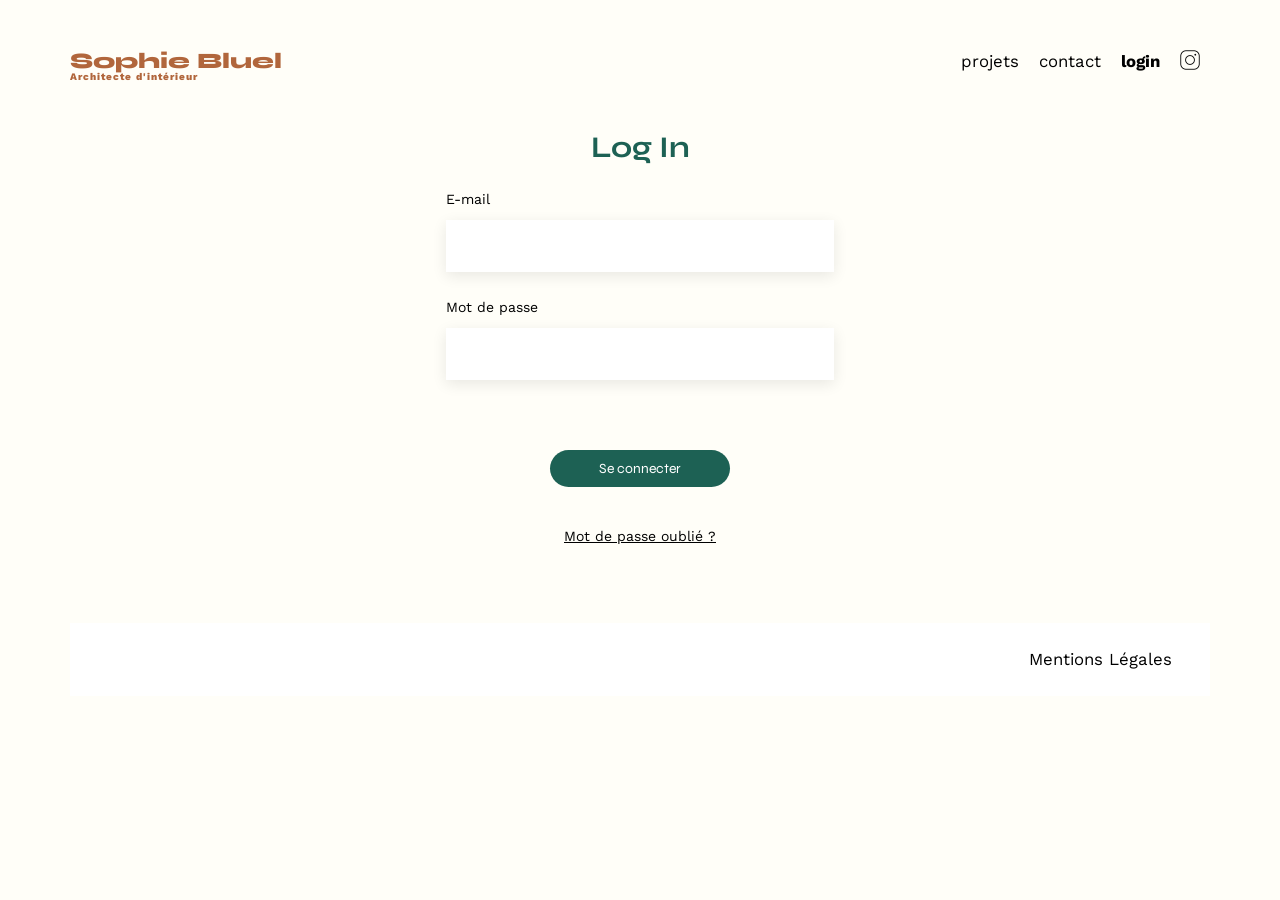
<file: FrontEnd/login.html>
<!DOCTYPE html>
<html lang="fr">
<head>
	<meta charset="UTF-8">
	<title>Sophie Bluel - Architecte d'intérieur</title>
	<meta name="viewport" content="width=device-width, initial-scale=1.0">
	<link rel="preconnect" href="https://fonts.googleapis.com">
	<link rel="preconnect" href="https://fonts.gstatic.com" crossorigin>
	<link href="https://fonts.googleapis.com/css2?family=Syne:wght@700;800&family=Work+Sans&display=swap" rel="stylesheet">
	<meta name="description" content="">
	<link rel="stylesheet" href="./assets/style.css">
</head>
<body>
<header>
	<a href="index.html">
		<h1>Sophie Bluel <span>Architecte d'intérieur</span></h1>
	</a>

	<nav>
		<ul>
			<li>projets</li>
			<li>contact</li>
			<li><a href="login.html" id="loginLink" class="active">login</a></li>
			<li><img src="./assets/icons/instagram.png" alt="Instagram"></li>
		</ul>
	</nav>
</header>
<main>
	<section id="login">
        <h2>Log In</h2>
        <form action="#" method="post">
            <div>
                <label for="email">E-mail</label>
                <input type="email" name="email" id="email">
            </div>
            <div>
                <label for="password">Mot de passe</label>
                <input type="password" name="password" id="password">
            </div>
			<div>
				<p class="error"></p>
			</div>
            <button type="submit">
				Se connecter
			</button>

            <p><a href="forgot-password.html" class="forgot-password">Mot de passe oublié ?</a></p>
        </form>

	</section>
</main>

<footer>
	<nav>
		<ul>
			<li>Mentions Légales</li>
		</ul>
	</nav>
</footer>
<script src="./login.js" defer></script>
</body>
</html>
</file>
<file: FrontEnd/assets/style.css>
/* http://meyerweb.com/eric/tools/css/reset/
   v2.0 | 20110126
   License: none (public domain)
*/

html, body, div, span, applet, object, iframe,
h1, h2, h3, h4, h5, h6, p, blockquote, pre,
a, abbr, acronym, address, big, cite, code,
del, dfn, em, img, ins, kbd, q, s, samp,
small, strike, strong, sub, sup, tt, var,
b, u, i, center,
dl, dt, dd, ol, ul, li,
fieldset, form, label, legend,
table, caption, tbody, tfoot, thead, tr, th, td,
article, aside, canvas, details, embed,
figure, figcaption, footer, header, hgroup,
menu, nav, output, ruby, section, summary,
time, mark, audio, video {
	margin: 0;
	padding: 0;
	border: 0;
	font-size: 100%;
	font: inherit;
	vertical-align: baseline;
}
/* HTML5 display-role reset for older browsers */
article, aside, details, figcaption, figure,
footer, header, hgroup, menu, nav, section {
	display: block;
}
body {
	line-height: 1;
}
ol, ul {
	list-style: none;
}
blockquote, q {
	quotes: none;
}
blockquote:before, blockquote:after,
q:before, q:after {
	content: '';
	content: none;
}
table {
	border-collapse: collapse;
	border-spacing: 0;
}
/** end reset css**/
body {
	max-width: 1140px;
	margin:auto;
	font-family: 'Work Sans' ;
	font-size: 14px;
	background-color: #FFFEF8;
}

main {
	padding-bottom: 5rem;
	width: 85%;
	margin: auto;
}

header {
	display: flex;
	justify-content: space-between;
	margin: 50px 0
}
section {
	margin: 150px 0
}

h1{
	display: flex;
	flex-direction: column;
	font-family: 'Syne';
	font-size: 22px;
	font-weight: 800;
	color: #B1663C
}

h1 > span {
	font-family: 'Work Sans';
	font-size:10px;
	letter-spacing: 0.1em;
;
}

h2{
	font-family: 'Syne';
	font-weight: 700;
	font-size: 30px;
	color: #1D6154
}
nav ul {
	display: flex;
	align-items: center;
	list-style-type: none;

}

header a {
	text-decoration: none;
}

nav li {
	padding: 0 10px;
	font-size: 1.2em;
}

nav li .active {
	font-weight: bold;
}

nav li img {
	height: 1.2em;
}

nav li a {
	color: black;
}

li:hover {
	color: #B1663C;
}

#edition-mode {
	width: 100vw;
	margin: 0 calc(-50vw + 50%);
	background-color: black;
	color: white;
	padding: 15px;
	display: flex;
	align-items: center;
	justify-content: center;
	gap: 10px;
}

#edition-modal {
	display: none;
	position: fixed;
	top: 0;
	left: 0;
	width: 100vw;
	height: 100vh;
	background-color: rgba(0, 0, 0, 0.5);
	align-items: center;
	justify-content: center;
}

#edition-modal-content {
	width: 30%;
	background-color: white;
	padding: 3em;
	border-radius: 10px;
	position: relative;
}

#edition-modal-content #close {
	position: absolute;
	top: 3em;
	right: 3em;
	cursor: pointer;
}

#edition-modal-content h2 {
	margin-top: 1em;
	text-align: center;
	font-size: 26px;
	font-family: 'Work Sans';
	font-weight: 500;
	color: black;
}

#edition-modal-content .line {
	width: 100%;
	margin: auto;
	background-color: gray;
	height: 1px;
}

#edition-modal-content button {
	font-family: 'Syne';
	font-size: 14px;
	border: none;
	color: white;
	background-color: #1D6154;
	margin : auto ;
	padding: 10px 30px;
	text-align: center;
	border-radius: 60px ;
	cursor: pointer;
}

#edit-gallery figure{
	position: relative;
}

#edit-gallery, #add-photo {
	display: none;
	flex-direction: column;
	gap: 3em;
	width: 90%;
	margin: auto;
}

#edit-gallery #photos {
	display: grid;
	grid-template-columns: 1fr 1fr 1fr 1fr 1fr;
	grid-column-gap: 10px;
	grid-row-gap: 20px;
}

#edit-gallery #photos img {
	width: 100%;
}

#edit-gallery .delete-icon {
	position: absolute;
	top: 4px;
	right: 4px;
	width: 17px;
	height: 17px;
	font-size: 10px;
	background-color: black;
	color: white;
	border-radius: 2px;
	display: flex;
	justify-content: center;
	align-items: center;
	cursor: pointer;
}

#add-photo form {
	display: flex;
	flex-direction: column;
	gap: 1em;
}

#add-photo form input {
	height: 50px;
	font-size: 1.2em;
	border: none;
	box-shadow: 0px 4px 14px rgba(0, 0, 0, 0.09);
}

#add-photo form .file{
	background-color: #E8F1F6;
	position: relative;
	padding: 1em;
}

#add-photo form .file button {
	background-color: #CBD6DC;
	color: #306685;
}

#add-photo form .file div{
	position: absolute;
	width: calc(100% - 2em);
	height: 150px;
	top: 1em;
	left: 1em;
	z-index: 998;
	display: flex;
	flex-direction: column;
	justify-content: center;
	align-items: center;
}

#add-photo form .file .preview {
	position: absolute;
	top: 0;
	height: 100%;
	width: 100%;
	object-fit: contain;
	z-index: 999;
	background-color: #E8F1F6;
	display: none;
	justify-content: center;
	align-items: center;
}

#add-photo form input[type="file"] {
	/* custom file input with text 'ajouter une photo' */
	position: relative;
	height: 150px;
	width: 100%;
	opacity: 0;
	z-index: 1000;
	cursor: pointer;
}

#add-photo form select {
	background-color: white;
	height: 50px;
	font-size: 1.2em;
	border: none;
	box-shadow: 0px 4px 14px rgba(0, 0, 0, 0.09);
}

#introduction {
	display: flex;
	align-items: center;
	gap: 5em;
}
#introduction figure {
	flex: 1
}
#introduction img {
	display: block;
	margin: auto;
	width: 100%;
}

#introduction article {
	flex: 1
}
#introduction h2 {
	margin-bottom: 1em;
}

#introduction p {
	margin-bottom: 1.5em;
}
#portfolio h2 {
	text-align: center;
	margin-bottom: 1em;
}

.filters {
	display: flex;
	justify-content: center;
	margin-bottom: 2em;
}

.filters button {
	font-family: 'Syne';
	background-color: #FFFEF8;
	color: #1D6154;
	border: none;
	font-size: 16px;
	padding: 8px 25px;
	margin: 0 5px;
	border-radius: 60px;
	border: solid 1px #1D6154;
	cursor: pointer;
}

.filters button:hover, .filters button.active {
	background-color: #1D6154;
	color: white;
}

.gallery {
	width: 100%;
	display: grid;
	grid-template-columns: 1fr 1fr 1fr;
	grid-column-gap: 20px;
	grid-row-gap: 20px;
}

.gallery img {
	width: 100%;

}
#contact {
	width: 50%;
margin: auto;
}
#contact > * {
	text-align: center;

}
#contact h2{
	margin-bottom: 20px;
}
#contact form {
	text-align: left;
	margin-top:30px;
	display: flex;
	flex-direction: column;
}

#contact input {
	height: 50px;
	font-size: 1.2em;
	border: none;
	box-shadow: 0px 4px 14px rgba(0, 0, 0, 0.09);
}
#contact label {
	margin: 2em 0 1em 0;
}
#contact textarea {
	border: none;
	box-shadow: 0px 4px 14px rgba(0, 0, 0, 0.09);
}

input[type="submit"]{
	font-family: 'Syne';
	font-weight: 700;
	color: white;
	background-color: #1D6154;
	margin : 2em auto ;
	width: 180px;
	text-align: center;
	border-radius: 60px ;
}

#login {
	width: 40%;
	margin: auto;
	display: flex;
	flex-direction: column;
}

#login h2 {
	text-align: center;
	margin-bottom: 1em;
}

#login form {
	align-items: center;
}

#login form, #login form div {
	display: flex;
	flex-direction: column;
	gap: 1em;
}

#login form div {
	width: 100%;
	margin-bottom: 1em;
}

#login input {
	height: 50px;
	font-size: 1.2em;
	border: none;
	box-shadow: 0px 4px 14px rgba(0, 0, 0, 0.09);
}

#login button {
	font-family: 'Syne';
	font-size: 14px;
	border: none;
	color: white;
	background-color: #1D6154;
	margin : 2em auto ;
	margin-top: 1em;
	padding: 10px 20px;
	width: 180px;
	text-align: center;
	border-radius: 60px ;
	cursor: pointer;
}

.error, .delete-error {
	color: red;
	margin: auto;
}

#login .forgot-password {
	color: black;
}

footer {
	background-color: white;
	text-align: center;
	width: 100%;
}

footer nav ul {
	display: flex;
	justify-content: flex-end;
	padding: 2em;
}
</file>
